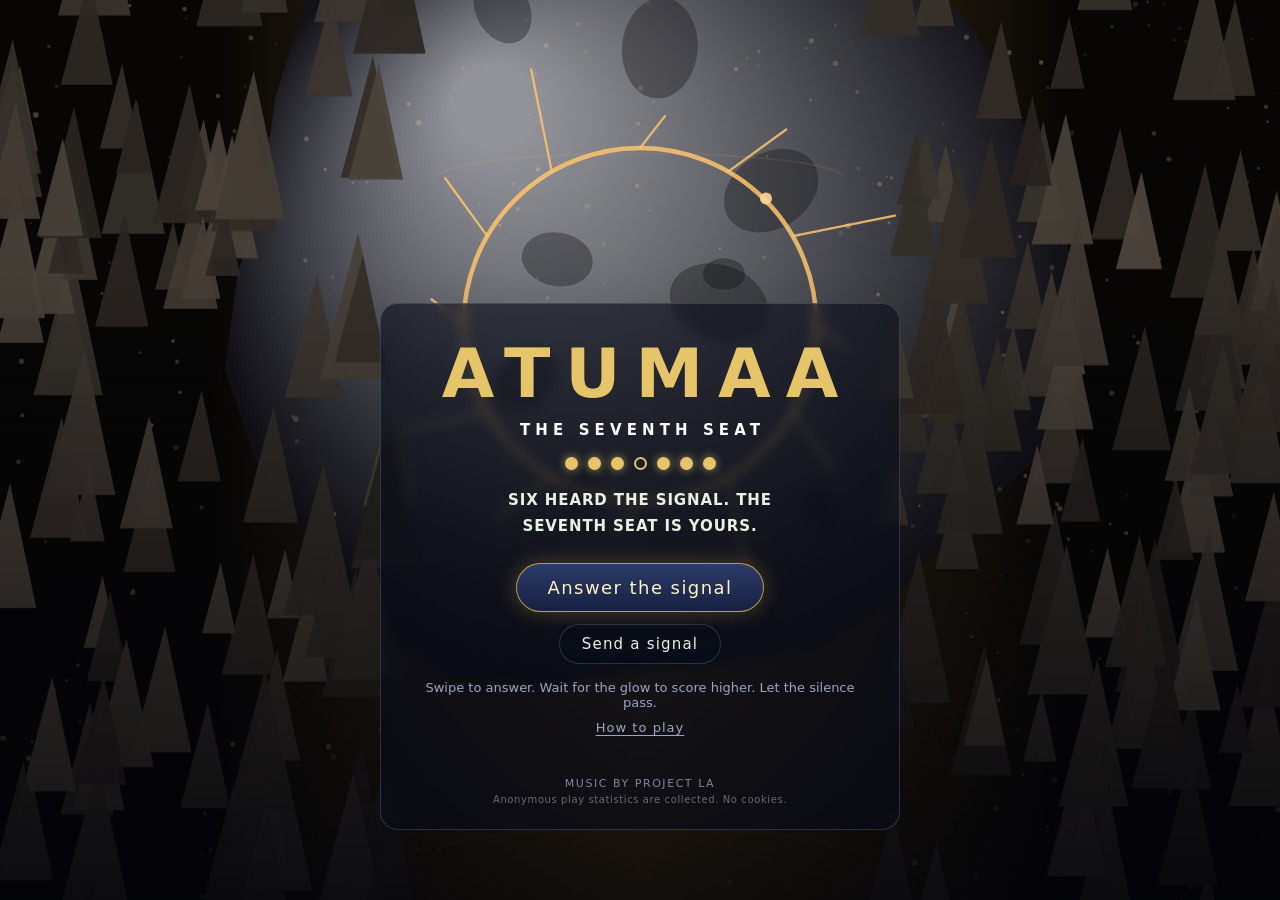
<file: index.html>
<!doctype html>
<html lang="en">
<head>
<meta charset="utf-8">
<meta name="viewport" content="width=device-width, initial-scale=1, viewport-fit=cover, user-scalable=no">
<title>Atumaa — The Seventh Seat</title>
<meta name="description" content="Atumaa: The Seventh Seat. Asteroid 1998 KY26 is sending a signal. Answer it with one thumb, the way you scroll reels, across seven worlds from the film.">
<meta name="theme-color" content="#05070d">
<meta property="og:title" content="Atumaa — The Seventh Seat">
<meta property="og:description" content="Asteroid 1998 KY26 is sending a signal. Answer it with one thumb.">
<meta property="og:type" content="website">
<meta property="og:url" content="https://atumaa.com/">
<meta property="og:image" content="https://atumaa.com/og.png">
<meta property="og:image:width" content="1200">
<meta property="og:image:height" content="630">
<meta name="twitter:card" content="summary_large_image">
<meta name="twitter:image" content="https://atumaa.com/og.png">
<meta name="apple-mobile-web-app-capable" content="yes">
<meta name="mobile-web-app-capable" content="yes">
<meta name="apple-mobile-web-app-status-bar-style" content="black-translucent">
<meta name="apple-mobile-web-app-title" content="Atumaa">
<link rel="manifest" href="manifest.webmanifest">
<link rel="apple-touch-icon" href="apple-touch-icon.png">
<link rel="icon" href="favicon.svg" type="image/svg+xml">
<link rel="stylesheet" href="style.css">
</head>
<body>
<canvas id="game" aria-label="Atumaa game field"></canvas>

<header id="hud" hidden>
  <div class="hud-left">
    <div id="grove">Seat I</div>
    <div id="pips" aria-label="Progress through this seat"></div>
  </div>
  <div class="hud-mid">
    <div class="light-label">Signal<span id="clock"></span></div>
    <div class="light-track"><div id="light"></div></div>
  </div>
  <div class="hud-right">
    <div id="score">0</div>
    <div class="hud-buttons">
      <button id="btn-sound" type="button" aria-label="Toggle sound" title="Sound (M)">♪</button>
      <button id="btn-haptic" type="button" aria-label="Toggle vibration" title="Vibration (V)">≋</button>
      <button id="btn-pause" type="button" aria-label="Pause" title="Pause (P)">Ⅱ</button>
    </div>
  </div>
</header>

<div id="hint" hidden></div>
<div id="banner" hidden></div>
<button id="btn-skip" type="button" hidden>Skip ›</button>

<section id="screen-title" class="screen">
  <div class="panel">
    <h1>ATUMAA</h1>
    <p class="tagline">The Seventh Seat</p>
    <canvas id="glyph-title" class="glyph" width="192" height="192" title="Hear the signal" hidden></canvas>
    <div class="seats" aria-hidden="true"><i></i><i></i><i></i><i></i><i></i><i></i><i></i></div>
    <p id="premise" class="premise">Six heard the signal. The seventh seat is yours.</p>
    <button id="btn-start" class="primary" type="button">Answer the signal</button>
    <button id="btn-daily" class="secondary" type="button">Today's transmission</button>
    <button id="btn-signal" class="secondary" type="button">Send a signal</button>
    <p class="controls">Swipe to answer. Wait for the glow to score higher. Let the silence pass.</p>
    <button id="btn-restart" class="linkish" type="button" hidden>Start from Seat I</button>
    <button id="btn-collection" class="linkish" type="button" hidden>Collection</button>
    <button id="btn-how" class="linkish" type="button">How to play</button>
    <p id="best-title" class="best"></p>
    <p class="credit">Music by Project LA</p>
    <p class="credit note">Anonymous play statistics are collected. No cookies.</p>
  </div>
</section>

<section id="screen-compose" class="screen" hidden>
  <div class="panel small">
    <h2>Send a signal</h2>
    <button id="tap-pad" type="button" aria-label="Tap your rhythm here">
      <canvas id="glyph-compose" class="glyph" width="300" height="300"></canvas>
    </button>
    <p id="compose-count" class="best">0 / 6</p>
    <p id="compose-hint" class="controls">Tap the ring six times, in any rhythm. That rhythm is your signal.</p>
    <button id="btn-send-signal" class="primary" type="button" hidden>Send my signal</button>
    <button id="btn-play-signal" class="secondary" type="button" hidden>Set a score to beat</button>
    <p id="compose-note" class="controls"></p>
    <button id="btn-redo" class="secondary" type="button" hidden>Tap it again</button>
    <button id="btn-back" class="secondary" type="button">Back</button>
  </div>
</section>

<section id="screen-collection" class="screen" hidden>
  <div class="panel">
    <h2>Collection</h2>
    <p id="collection-count" class="controls"></p>
    <div id="stills"></div>
    <p class="credit">Music by Project LA</p>
    <div id="tracklist"></div>
    <button id="btn-collection-back" class="secondary" type="button">Back</button>
  </div>
</section>

<section id="screen-pause" class="screen" hidden>
  <div class="panel small">
    <h2>Paused</h2>
    <button id="btn-resume" class="primary" type="button">Resume</button>
    <button id="btn-music2" class="secondary" type="button">Music: on</button>
    <button id="btn-sound2" class="secondary" type="button">Effects: on</button>
    <button id="btn-haptic2" class="secondary" type="button">Vibration: on</button>
    <button id="btn-story" class="secondary" type="button">This seat's story</button>
  </div>
</section>

<section id="screen-over" class="screen" hidden>
  <div class="panel small">
    <h2 id="over-title">The signal is lost</h2>
    <p class="final">Score <strong id="final-score">0</strong></p>
    <p id="final-detail" class="controls"></p>
    <dl id="final-stats"></dl>
    <p id="best-over" class="best"></p>
    <p id="unlocked-line" class="best" hidden></p>
    <p id="final-tip" class="tip" hidden></p>
    <canvas id="glyph-over" class="glyph" width="192" height="192" hidden></canvas>
    <p id="signal-result" hidden></p>
    <button id="btn-retry" class="primary" type="button" hidden>Replay this seat</button>
    <p id="streak-line" class="best" hidden></p>
    <div id="board" hidden>
      <h3>The seventh seat today</h3>
      <p id="board-count" class="controls"></p>
      <ol id="board-list"></ol>
      <div id="board-form">
        <input id="board-name" type="text" maxlength="12" placeholder="Your name" autocomplete="nickname" aria-label="Your name for the board">
        <button id="btn-post" class="secondary" type="button">Take a seat</button>
      </div>
    </div>
    <button id="btn-share" class="primary" type="button">Share this run</button>
    <p id="share-note" class="controls"></p>
    <button id="btn-again" class="primary" type="button">Try again</button>
    <button id="btn-fromone" class="secondary" type="button" hidden>Start from Seat I</button>
    <button id="btn-daily2" class="secondary" type="button">Today's transmission</button>
    <button id="btn-compose" class="secondary" type="button">Send a signal of your own</button>
    <button id="btn-free" class="secondary" type="button" hidden>Free play</button>
  </div>
</section>

<button id="btn-endshare" class="secondary" type="button" hidden>Share this</button>
<button id="btn-endless" class="primary" type="button" hidden>Go beyond</button>
<div id="rotate"><p>Turn your phone upright to play</p></div>

<script src="game.js"></script>
<script data-goatcounter="https://atumaa.goatcounter.com/count" async src="https://gc.zgo.at/count.js"></script>
</body>
</html>
</file>
<file: style.css>
:root {
  --bg: #05070d;
  --ink: #e9f3e4;
  --muted: #9aa6c4;
  --gold: #e6c46a;
  --leaf: #7ddc84;
  --water: #5fc9f3;
  --moon: #b9a0ff;
  --panel: rgba(9, 13, 26, 0.84);
  --line: rgba(170, 195, 255, 0.2);
  --serif: "Avenir Next", "Segoe UI", system-ui, -apple-system, sans-serif;
}

* { box-sizing: border-box; }

html, body {
  margin: 0;
  height: 100%;
  overflow: hidden;
  background: var(--bg);
  color: var(--ink);
  font-family: var(--serif);
  -webkit-user-select: none;
  user-select: none;
  -webkit-tap-highlight-color: transparent;
  overscroll-behavior: none;
}

canvas#game {
  position: fixed;
  inset: 0;
  width: 100%;
  height: 100%;
  display: block;
  touch-action: none;
}

[hidden] { display: none !important; }

/* ---------- HUD ---------- */
#hud {
  position: fixed;
  top: 0; left: 0; right: 0;
  height: 60px;
  padding: 8px max(14px, env(safe-area-inset-right)) 8px max(14px, env(safe-area-inset-left));
  display: grid;
  grid-template-columns: minmax(max-content, 1fr) minmax(90px, 320px) minmax(max-content, 1fr);
  gap: 14px;
  align-items: center;
  pointer-events: none;
  background: linear-gradient(rgba(3, 5, 12, 0.8), rgba(3, 5, 12, 0));
}
.hud-left { white-space: nowrap; }
#grove { font-size: 17px; letter-spacing: 0.08em; }
#pips { margin-top: 3px; font-size: 13px; color: var(--gold); font-variant-numeric: tabular-nums; letter-spacing: 0.06em; }

.light-label {
  font-size: 11px; letter-spacing: 0.25em; text-transform: uppercase;
  color: var(--muted); text-align: center; margin-bottom: 4px;
}
.light-track {
  height: 10px; border-radius: 6px;
  background: rgba(255, 255, 255, 0.08);
  border: 1px solid var(--line);
  overflow: hidden;
}
#light {
  height: 100%; width: 100%;
  background: linear-gradient(90deg, #f08a4b, var(--gold) 45%, #fff3c4);
  border-radius: 6px;
  transition: width 0.15s linear;
}
#light.low { animation: throb 0.6s infinite alternate; }
@keyframes throb { to { filter: brightness(1.7); } }

.hud-right { display: flex; justify-content: flex-end; align-items: center; gap: 12px; }
#score { font-size: 22px; font-variant-numeric: tabular-nums; }
.hud-buttons { display: flex; gap: 6px; pointer-events: auto; }
.hud-buttons button {
  width: 34px; height: 34px; border-radius: 50%;
  border: 1px solid var(--line);
  background: rgba(10, 24, 18, 0.7);
  color: var(--ink); font-size: 15px; cursor: pointer;
  font-family: inherit;
}
.hud-buttons button.off { opacity: 0.4; text-decoration: line-through; }

#hint {
  position: fixed; left: 50%; bottom: max(22px, env(safe-area-inset-bottom)); transform: translateX(-50%);
  max-width: min(90vw, 460px);
  padding: 8px 16px; border-radius: 18px;
  background: rgba(6, 16, 11, 0.72);
  border: 1px solid var(--line);
  color: var(--ink); font-size: 15px; text-align: center;
  pointer-events: none;
}

#banner {
  position: fixed; left: 0; right: 0; top: 38%;
  text-align: center; pointer-events: none;
  font-size: clamp(26px, 6vw, 46px);
  letter-spacing: 0.12em;
  color: #fff3c4;
  text-shadow: 0 0 24px rgba(255, 200, 87, 0.8);
  animation: rise 2.2s ease-out both;
}
#banner small { display: block; font-size: 0.42em; color: var(--ink); letter-spacing: 0.06em; margin-top: 8px; padding: 0 24px; text-wrap: balance; }
@keyframes rise {
  0% { opacity: 0; transform: translateY(18px); }
  20%, 75% { opacity: 1; transform: none; }
  100% { opacity: 0; }
}

/* ---------- Screens ---------- */
.screen {
  position: fixed; inset: 0;
  display: flex; align-items: center; justify-content: center;
  padding: 16px;
  background: radial-gradient(ellipse at center, rgba(5, 7, 13, 0.35), rgba(2, 3, 8, 0.88));
  overflow-y: auto;
}
.panel {
  width: min(100%, 520px);
  padding: 30px 28px 24px;
  border-radius: 18px;
  background: var(--panel);
  border: 1px solid var(--line);
  box-shadow: 0 20px 60px rgba(0, 0, 0, 0.6), inset 0 0 60px rgba(120, 160, 255, 0.06);
  text-align: center;
  backdrop-filter: blur(6px);
}
.panel.small { width: min(100%, 360px); }

h1 {
  margin: 0; font-weight: 400;
  font-size: clamp(40px, 11vw, 68px);
  letter-spacing: 0.3em; margin-right: -0.3em;
  color: #fff3c4;
  text-shadow: 0 0 30px rgba(255, 200, 87, 0.55);
}
h2 { margin: 0 0 16px; font-weight: 400; font-size: 28px; letter-spacing: 0.1em; color: #fff3c4; }
.tagline { margin: 8px 0 18px; color: var(--gold); letter-spacing: 0.34em; margin-right: -0.34em; font-size: 15px; text-transform: uppercase; }
.premise { margin: 0 auto 24px; max-width: 34ch; font-size: 16.5px; line-height: 1.5; text-wrap: balance; }

.how { list-style: none; margin: 0 0 22px; padding: 0; text-align: left; font-size: 15.5px; line-height: 1.45; }
.how li { position: relative; padding: 7px 0 7px 26px; border-top: 1px solid var(--line); }
.how li:first-child { border-top: 0; }
.dot { position: absolute; left: 2px; top: 13px; width: 11px; height: 11px; border-radius: 50%; }
.dot.leaf { background: var(--leaf); box-shadow: 0 0 10px var(--leaf); }
.dot.sun { background: var(--gold); box-shadow: 0 0 10px var(--gold); }
.dot.water { background: var(--water); box-shadow: 0 0 10px var(--water); }
.dot.moon { background: var(--moon); box-shadow: 0 0 10px var(--moon); }
.dot.shade { background: #0b0612; border: 1.5px solid #a06ee6; box-shadow: 0 0 10px #6a3aa8; }
.how b { font-weight: 400; color: #fff3c4; letter-spacing: 0.05em; }

button.primary {
  padding: 13px 30px; border-radius: 30px;
  border: 1px solid rgba(255, 200, 87, 0.7);
  background: linear-gradient(#2c3c6a, #162040);
  color: #fff3c4; font-family: inherit; font-size: 18px; letter-spacing: 0.08em;
  cursor: pointer;
  box-shadow: 0 0 22px rgba(255, 200, 87, 0.25);
}
button.primary:hover { filter: brightness(1.2); }
button:focus-visible { outline: 2px solid var(--gold); outline-offset: 3px; }

.controls { margin: 16px 0 0; color: var(--muted); font-size: 13px; }
.best { margin: 8px 0 0; color: var(--gold); font-size: 14px; min-height: 1em; }
.final { font-size: 20px; margin: 0; }
.final strong { font-size: 34px; color: #fff3c4; font-weight: 400; margin-left: 8px; }
#screen-over .best { margin-bottom: 18px; }

@media (max-width: 480px) {
  #hud { grid-template-columns: auto 1fr auto; gap: 10px; }
  #grove { font-size: 15px; }
  #score { font-size: 18px; }
  .panel { padding: 22px 18px 18px; }
  .how { font-size: 14.5px; }
}

#btn-skip {
  position: fixed;
  left: 50%; transform: translateX(-50%);
  bottom: max(22px, env(safe-area-inset-bottom));
  padding: 8px 16px; border-radius: 20px;
  border: 1px solid var(--line);
  background: rgba(9, 13, 26, 0.7);
  color: var(--ink); font-family: inherit; font-size: 14px; letter-spacing: 0.08em;
  cursor: pointer;
}
h1, h2, #grove, #banner { font-weight: 300; }

#clock { color: var(--gold); letter-spacing: 0.08em; margin-left: 6px; font-variant-numeric: tabular-nums; }
#banner { font-weight: 700; text-transform: uppercase; color: var(--gold); letter-spacing: 0.06em; font-size: clamp(22px, 5.4vw, 40px); padding: 0 16px; text-shadow: 0 0 22px rgba(0, 0, 0, 0.9); }
#banner small { font-weight: 600; color: #fff; text-transform: none; }
h1 { font-weight: 700; color: var(--gold); text-shadow: none; letter-spacing: 0.22em; margin-right: -0.22em; }
h2 { font-weight: 700; text-transform: uppercase; color: var(--gold); font-size: 22px; }
.tagline { font-weight: 700; color: #fff; }
.premise { font-weight: 600; text-transform: uppercase; font-size: 13.5px; letter-spacing: 0.06em; line-height: 1.7; }

#final-stats { display: grid; grid-template-columns: repeat(auto-fit, minmax(88px, 1fr)); gap: 8px; margin: 16px 0 6px; }
#final-stats div { padding: 8px 4px; border: 1px solid var(--line); border-radius: 10px; }
#final-stats dt { font-size: 10.5px; letter-spacing: 0.12em; text-transform: uppercase; color: var(--muted); }
#final-stats dd { margin: 3px 0 0; font-size: 19px; font-weight: 600; font-variant-numeric: tabular-nums; }
.final strong { font-variant-numeric: tabular-nums; color: var(--gold); font-weight: 700; }
@media (max-width: 480px) { .hud-buttons button { width: 30px; height: 30px; font-size: 13px; } .hud-buttons { gap: 4px; } .hud-right { gap: 8px; } }

/* ---------- Send a signal ---------- */
button.secondary {
  display: block; margin: 12px auto 0;
  padding: 10px 22px; border-radius: 30px;
  border: 1px solid var(--line);
  background: rgba(9, 13, 26, 0.7);
  color: var(--ink); font-family: inherit; font-size: 15px; letter-spacing: 0.08em;
  cursor: pointer;
}
button.secondary:hover { filter: brightness(1.3); }

.glyph { display: block; width: 96px; height: 96px; margin: 0 auto 12px; }
#glyph-title { cursor: pointer; }

#tap-pad {
  display: block; margin: 0 auto;
  width: 190px; height: 190px; padding: 0; border-radius: 50%;
  border: 1px solid rgba(255, 200, 87, 0.7);
  background: radial-gradient(circle, rgba(44, 60, 106, 0.9), rgba(9, 13, 26, 0.9));
  box-shadow: 0 0 22px rgba(255, 200, 87, 0.25);
  cursor: pointer; touch-action: manipulation;
}
#tap-pad:active { filter: brightness(1.4); transform: scale(0.97); }
#tap-pad .glyph { width: 150px; height: 150px; margin: 0 auto; pointer-events: none; }
#screen-compose .best { margin: 14px 0 0; font-size: 16px; }
#screen-compose .controls { margin: 8px 0 16px; }

#signal-result { margin: 0 0 14px; font-size: 14.5px; line-height: 1.45; text-wrap: balance; }
#share-note { margin: 8px 0 12px; min-height: 0; -webkit-user-select: text; user-select: text; word-break: break-all; }
#share-note:empty { margin: 0 0 12px; }

/* ---------- Feedback pass: touch targets, portrait notice ---------- */
.hud-buttons button { width: 44px; height: 44px; font-size: 17px; }
#hud { height: 64px; }
@media (max-width: 480px) {
  /* phones keep one large pause button; sound and vibration move to the pause screen */
  #btn-sound, #btn-haptic { display: none; }
  .hud-buttons button { width: 44px; height: 44px; font-size: 17px; }
}
#screen-over h2 { font-size: 19px; letter-spacing: 0.06em; text-wrap: balance; }
.screen { align-items: flex-start; }
.screen .panel { margin: auto; }
#rotate { display: none; }
@media (orientation: landscape) and (max-height: 520px) and (hover: none) {
  #rotate {
    display: flex; position: fixed; inset: 0; z-index: 20;
    align-items: center; justify-content: center; padding: 24px;
    background: #05070d; color: var(--gold);
    font-weight: 700; font-size: 20px; letter-spacing: 0.08em; text-transform: uppercase; text-align: center;
  }
}

/* the title card sits low and lets the asteroid show through */
#screen-title { background: linear-gradient(rgba(2, 3, 8, 0) 30%, rgba(2, 3, 8, 0.8)); }
#screen-title .panel { margin: auto auto max(28px, 6vh); background: rgba(9, 13, 26, 0.6); box-shadow: none; }

/* ---------- Second review ---------- */
#clock { display: none; }
.seats { display: flex; justify-content: center; gap: 10px; margin: 2px 0 18px; }
.seats i { width: 13px; height: 13px; border-radius: 50%; background: var(--gold); box-shadow: 0 0 10px rgba(230, 196, 106, 0.7); }
.seats i:nth-child(4) { background: transparent; border: 2px solid var(--gold); box-shadow: none; animation: empty-seat 1.4s ease-in-out infinite alternate; }
@keyframes empty-seat { to { box-shadow: 0 0 16px 3px rgba(230, 196, 106, 0.8); } }
.premise { font-size: 15px; }
#btn-endless { position: fixed; left: 50%; transform: translateX(-50%); bottom: max(40px, 9vh); z-index: 5; }
#btn-endless { white-space: nowrap; }

.linkish { display: block; margin: 12px auto 0; padding: 10px 14px; border: 0; background: none; color: var(--muted); font-family: inherit; font-size: 13px; letter-spacing: 0.08em; text-decoration: underline; text-underline-offset: 3px; cursor: pointer; }

/* ---------- Daily streak and board ---------- */
#streak-line { margin: 0 0 12px; font-size: 15px; font-weight: 600; }
#board { margin: 4px 0 16px; padding: 12px 12px 14px; border: 1px solid var(--line); border-radius: 12px; }
#board h3 { margin: 0 0 4px; font-size: 13px; font-weight: 700; letter-spacing: 0.14em; text-transform: uppercase; color: var(--gold); }
#board .controls { margin: 0 0 8px; }
#board-list { list-style: none; margin: 0 0 10px; padding: 0; counter-reset: seat; text-align: left; font-size: 14px; font-variant-numeric: tabular-nums; }
#board-list li { counter-increment: seat; display: flex; justify-content: space-between; gap: 10px; padding: 5px 4px; border-top: 1px solid var(--line); }
#board-list li::before { content: counter(seat); width: 1.4em; color: var(--muted); }
#board-list li span:first-child { flex: 1; overflow: hidden; text-overflow: ellipsis; white-space: nowrap; }
#board-list li:first-child { color: var(--gold); font-weight: 700; }
#board-list li.me span:first-child { text-decoration: underline; text-underline-offset: 3px; }
#board-form { display: flex; gap: 8px; }
#board-name { flex: 1; min-width: 0; padding: 10px 12px; border-radius: 22px; border: 1px solid var(--line); background: rgba(255, 255, 255, 0.06); color: var(--ink); font-family: inherit; font-size: 16px; -webkit-user-select: text; user-select: text; }
#board-form button { margin: 0; white-space: nowrap; }

/* ---------- Replays, shortcuts ---------- */
#btn-retry { display: block; margin: 0 auto 4px; }
#screen-over #btn-again.primary { display: block; margin: 0 auto; }
.linkish + .linkish { margin-top: 0; }

.credit { margin: 10px 0 0; font-size: 11px; letter-spacing: 0.14em; text-transform: uppercase; color: var(--muted); opacity: 0.8; }

/* ---------- Third review ---------- */
.tip { margin: 0 0 14px; padding: 10px 12px; border: 1px solid var(--line); border-radius: 10px; font-size: 14.5px; line-height: 1.45; text-wrap: balance; }
#final-stats { grid-template-columns: repeat(3, 1fr); }
#screen-over button.primary { display: block; margin: 0 auto 2px; }
#btn-endshare { position: fixed; left: 50%; transform: translateX(-50%); bottom: calc(max(40px, 9vh) + 66px); z-index: 5; margin: 0; white-space: nowrap; }
#compose-note { margin: 8px 0 0; min-height: 0; -webkit-user-select: text; user-select: text; word-break: break-word; }
#compose-note:empty { margin: 0; }

/* ---------- Collection ---------- */
#collection-count { margin: -6px 0 14px; }
#stills { display: grid; grid-template-columns: repeat(auto-fill, minmax(84px, 1fr)); gap: 8px; margin-bottom: 14px; }
.still { position: relative; aspect-ratio: 9 / 14; padding: 0; border-radius: 10px; border: 1px solid var(--line); background: #0b0d16 center / cover no-repeat; color: #fff; font-family: inherit; cursor: pointer; overflow: hidden; }
.still span { position: absolute; left: 0; right: 0; bottom: 0; padding: 14px 5px 6px; font-size: 10px; font-weight: 600; letter-spacing: 0.04em; line-height: 1.25; background: linear-gradient(rgba(2, 2, 4, 0), rgba(2, 2, 4, 0.9)); }
.still.locked { cursor: default; background: repeating-linear-gradient(135deg, #0b0d16 0 8px, #0e111c 8px 16px); color: var(--muted); }
.still.locked span { background: none; }
#tracklist { display: grid; gap: 6px; margin: 8px 0 14px; }
#tracklist .track { margin: 0; width: 100%; text-align: left; }
#tracklist .track.on { border-color: var(--gold); color: var(--gold); }
#tracklist .track:disabled { opacity: 0.45; cursor: default; }
#unlocked-line { margin: 0 0 12px; font-size: 14px; text-wrap: balance; }

.credit.note { margin-top: 4px; font-size: 10px; letter-spacing: 0.06em; text-transform: none; opacity: 0.6; }

/* ---------- Short, wide frames (desktop windows and portal iframes) ---------- */
@media (max-height: 800px) and (orientation: landscape) {
  .screen { padding: 8px; }
  .panel { padding: 14px 24px 12px; }
  .panel.small { width: min(100%, 660px); }
  h1 { font-size: 34px; }
  h2 { margin-bottom: 8px; font-size: 18px; }
  .tagline { margin: 2px 0 8px; font-size: 12px; }
  .seats { margin: 0 0 8px; }
  .seats i { width: 10px; height: 10px; }
  .premise { margin-bottom: 10px; font-size: 12.5px; line-height: 1.5; max-width: 48ch; }
  button.primary { padding: 9px 26px; font-size: 16px; }
  button.secondary { padding: 7px 18px; font-size: 14px; margin-top: 8px; }
  .controls { margin-top: 8px; font-size: 12.5px; }
  .linkish { margin-top: 2px; padding: 5px 12px; font-size: 12.5px; }
  .best { margin-top: 4px; font-size: 13px; }
  .credit { margin-top: 4px; }
  #screen-title { background: radial-gradient(ellipse at center, rgba(5, 7, 13, 0.2), rgba(2, 3, 8, 0.8)); }
  #screen-title .panel { margin: auto; width: min(100%, 560px); }
  /* end, pause and composer screens: buttons flow in rows instead of one long column */
  #screen-over button, #screen-pause button, #screen-compose button:not(#tap-pad) { display: inline-block !important; margin: 6px 4px 0 !important; }
  #screen-over [hidden], #screen-pause [hidden], #screen-compose [hidden] { display: none !important; }
  .final { font-size: 16px; }
  .final strong { font-size: 26px; }
  #final-stats { margin: 8px 0 4px; }
  #final-stats div { padding: 5px 4px; }
  #final-stats dd { font-size: 16px; }
  .tip { margin-bottom: 6px; padding: 7px 10px; font-size: 13px; }
  .glyph { width: 60px; height: 60px; margin-bottom: 6px; }
  #signal-result { margin-bottom: 6px; font-size: 13.5px; }
  #unlocked-line, #streak-line { margin-bottom: 6px; font-size: 13px; }
  #tap-pad { width: 132px; height: 132px; }
  #tap-pad .glyph { width: 104px; height: 104px; margin: 0 auto; }
  #screen-collection .panel { width: min(100%, 760px); }
  #stills { grid-template-columns: repeat(10, 1fr); gap: 5px; }
  .still span { font-size: 8px; padding: 8px 2px 3px; }
  #tracklist { grid-template-columns: repeat(4, 1fr); }
  #banner { top: 30%; }
}
</file>
